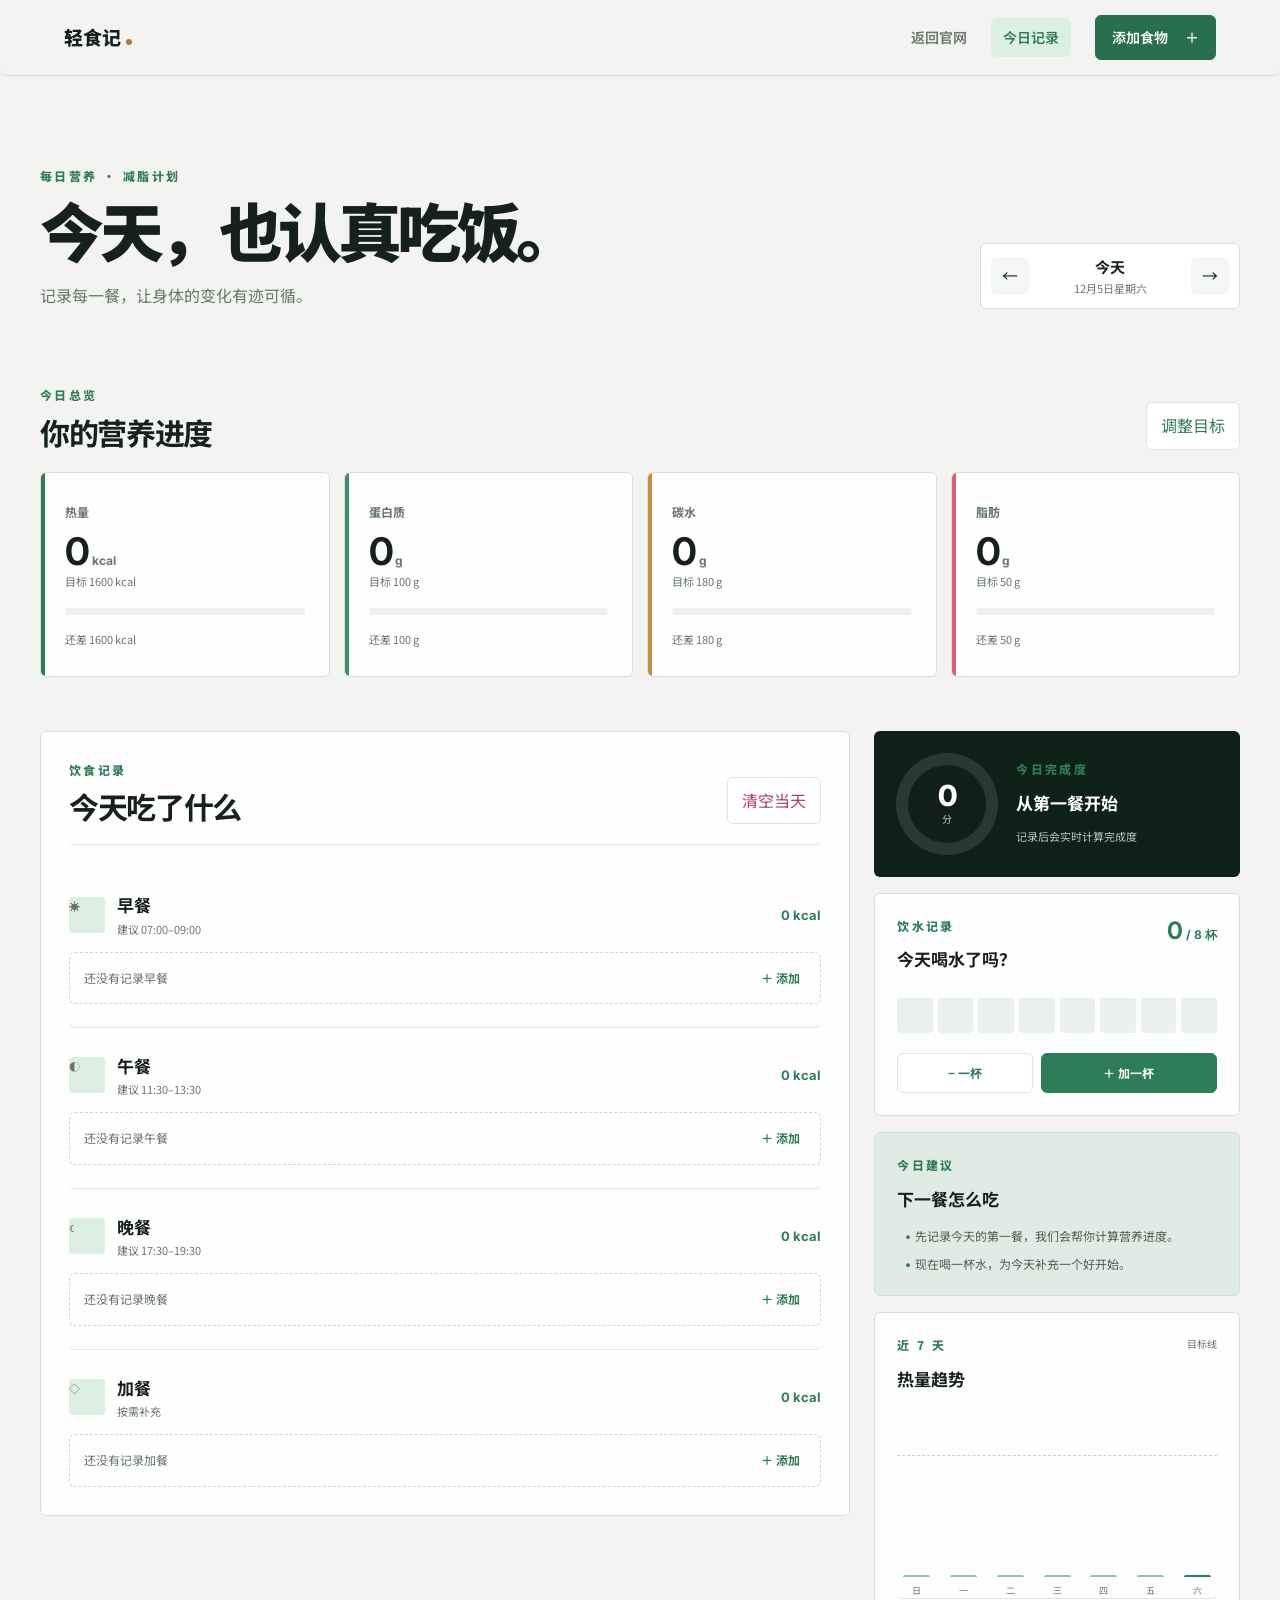
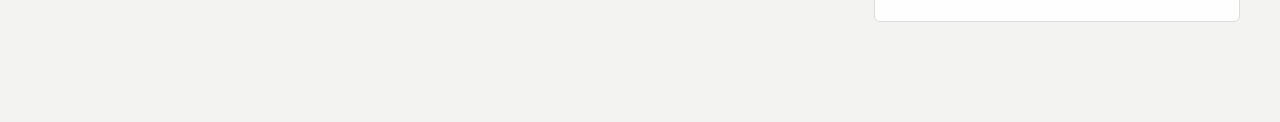
<file: nutrition.html>
<!doctype html>
<html lang="zh-CN">
<head>
  <meta charset="UTF-8" />
  <meta name="viewport" content="width=device-width, initial-scale=1.0" />
  <meta name="theme-color" content="#f4f7f5" />
  <title>今日饮食记录 — 轻食记</title>
  <link rel="preconnect" href="https://fonts.googleapis.com" />
  <link rel="preconnect" href="https://fonts.gstatic.com" crossorigin />
  <link href="https://fonts.googleapis.com/css2?family=DM+Mono&family=Inter:wght@400;500;600;700;800&family=Noto+Sans+SC:wght@400;500;600;700;800;900&display=swap" rel="stylesheet" />
  <link rel="stylesheet" href="style.css" />
  <link rel="stylesheet" href="nutrition.css" />
</head>
<body class="nutrition-page">
  <header class="tracker-topbar">
    <a class="brand" href="index.html" aria-label="返回轻食记官网"><span class="brand-mark">轻</span><span>轻食记</span><i class="brand-dot"></i></a>
    <div class="tracker-nav">
      <a href="index.html">返回官网</a>
      <span class="today-nav">今日记录</span>
      <button class="button button-small js-add-food" type="button">添加食物 <span>＋</span></button>
    </div>
  </header>

  <main class="tracker-shell">
    <section class="tracker-hero" aria-labelledby="tracker-title">
      <div>
        <p class="tracker-kicker">每日营养 · 减脂计划</p>
        <h1 id="tracker-title">今天，也认真吃饭。</h1>
        <p>记录每一餐，让身体的变化有迹可循。</p>
      </div>
      <div class="date-panel" aria-label="选择记录日期">
        <button type="button" id="prev-day" aria-label="查看前一天">←</button>
        <div><strong id="date-label">今天</strong><span id="date-full"></span></div>
        <button type="button" id="next-day" aria-label="查看后一天">→</button>
        <button type="button" class="today-button" id="today-button">回到今天</button>
      </div>
    </section>

    <section class="summary-section" aria-labelledby="summary-title">
      <div class="section-heading">
        <div><p class="mini-label">今日总览</p><h2 id="summary-title">你的营养进度</h2></div>
        <button class="quiet-button" id="open-goals" type="button">调整目标</button>
      </div>
      <div class="summary-grid">
        <article class="summary-card calories" data-metric="kcal"><span>热量</span><strong><b>0</b> <small>kcal</small></strong><p>目标 1600 kcal</p><div class="metric-bar" role="progressbar" aria-label="热量进度"><i></i></div><em>还差 1600 kcal</em></article>
        <article class="summary-card protein" data-metric="protein"><span>蛋白质</span><strong><b>0</b> <small>g</small></strong><p>目标 100 g</p><div class="metric-bar" role="progressbar" aria-label="蛋白质进度"><i></i></div><em>还差 100 g</em></article>
        <article class="summary-card carbs" data-metric="carbs"><span>碳水</span><strong><b>0</b> <small>g</small></strong><p>目标 180 g</p><div class="metric-bar" role="progressbar" aria-label="碳水进度"><i></i></div><em>还差 180 g</em></article>
        <article class="summary-card fat" data-metric="fat"><span>脂肪</span><strong><b>0</b> <small>g</small></strong><p>目标 50 g</p><div class="metric-bar" role="progressbar" aria-label="脂肪进度"><i></i></div><em>还差 50 g</em></article>
      </div>
    </section>

    <div class="tracker-layout">
      <section class="meals-panel" aria-labelledby="meals-title">
        <div class="section-heading meals-heading">
          <div><p class="mini-label">饮食记录</p><h2 id="meals-title">今天吃了什么</h2></div>
          <button class="quiet-button danger" id="clear-day" type="button">清空当天</button>
        </div>
        <div id="meal-groups"></div>
      </section>

      <aside class="tracker-aside">
        <section class="score-card">
          <div class="score-ring" id="score-ring"><div><b id="health-score">0</b><span>分</span></div></div>
          <div><p class="mini-label">今日完成度</p><h3 id="score-title">从第一餐开始</h3><span id="score-copy">记录后会实时计算完成度</span></div>
        </section>

        <section class="water-tracker" aria-labelledby="water-title">
          <div class="side-title"><div><p class="mini-label">饮水记录</p><h3 id="water-title">今天喝水了吗？</h3></div><strong><b id="water-count">0</b> / <span id="water-goal">8</span> 杯</strong></div>
          <div class="water-cups" id="water-cups" aria-label="饮水进度"></div>
          <div class="water-actions"><button type="button" id="water-minus" aria-label="减少一杯水">− 一杯</button><button type="button" id="water-plus">＋ 加一杯</button></div>
        </section>

        <section class="advice-card" aria-labelledby="advice-title">
          <p class="mini-label">今日建议</p><h3 id="advice-title">下一餐怎么吃</h3><ul id="advice-list"></ul>
        </section>

        <section class="trend-card" aria-labelledby="trend-title">
          <div class="side-title"><div><p class="mini-label">近 7 天</p><h3 id="trend-title">热量趋势</h3></div><span>目标线</span></div>
          <div class="trend-chart" id="trend-chart" aria-label="最近七天热量柱状图"></div>
        </section>
      </aside>
    </div>
  </main>

  <button class="mobile-add js-add-food" type="button">＋ 记录这一餐</button>
  <div class="toast" id="toast" role="status" aria-live="polite"></div>

  <dialog class="tracker-dialog" id="food-dialog" aria-labelledby="food-dialog-title">
    <form id="food-form" novalidate>
      <div class="dialog-head"><div><p class="mini-label">饮食记录</p><h2 id="food-dialog-title">添加食物</h2></div><button class="icon-button" type="button" data-close="food-dialog" aria-label="关闭">×</button></div>
      <label>记录到<select id="meal-select" name="meal"><option value="breakfast">早餐</option><option value="lunch">午餐</option><option value="dinner">晚餐</option><option value="snack">加餐</option></select></label>
      <div class="form-tabs" role="tablist"><button class="active" type="button" data-form-mode="library">常见食物</button><button type="button" data-form-mode="manual">手动添加</button></div>

      <div id="library-fields">
        <label>搜索食物<input id="food-search" type="search" placeholder="搜索鸡蛋、米饭、鸡胸肉…" autocomplete="off" /></label>
        <div class="food-results" id="food-results" role="listbox" aria-label="常见食物搜索结果"></div>
        <div class="portion-row">
          <label>常用份量<select id="portion-select"><option value="">自定义克数</option></select></label>
          <label>本次克数<input id="food-grams" type="number" min="1" max="5000" step="1" value="100" inputmode="decimal" /></label>
        </div>
        <div class="nutrition-preview" id="nutrition-preview"><span>请选择一种食物</span></div>
      </div>

      <div id="manual-fields" hidden>
        <label>食物名称<input id="manual-name" type="text" maxlength="30" placeholder="例如：自制杂粮饭" /></label>
        <div class="manual-grid">
          <label>份量（克）<input id="manual-grams" type="number" min="1" max="5000" step="1" inputmode="decimal" /></label>
          <label>热量（kcal）<input id="manual-kcal" type="number" min="0" max="10000" step="1" inputmode="decimal" /></label>
          <label>蛋白质（g）<input id="manual-protein" type="number" min="0" max="1000" step="0.1" inputmode="decimal" /></label>
          <label>碳水（g）<input id="manual-carbs" type="number" min="0" max="1000" step="0.1" inputmode="decimal" /></label>
          <label>脂肪（g）<input id="manual-fat" type="number" min="0" max="1000" step="0.1" inputmode="decimal" /></label>
        </div>
        <label class="check-label"><input id="save-custom" type="checkbox" /> 保存到“我的食物”</label>
      </div>
      <p class="form-error" id="food-error" role="alert"></p>
      <div class="dialog-actions"><button class="quiet-button" type="button" data-close="food-dialog">取消</button><button class="button" type="submit">保存记录</button></div>
    </form>
  </dialog>

  <dialog class="tracker-dialog goals-dialog" id="goals-dialog" aria-labelledby="goals-dialog-title">
    <form id="goals-form" novalidate>
      <div class="dialog-head"><div><p class="mini-label">减脂计划</p><h2 id="goals-dialog-title">调整每日目标</h2></div><button class="icon-button" type="button" data-close="goals-dialog" aria-label="关闭">×</button></div>
      <div class="manual-grid">
        <label>热量（kcal）<input name="kcal" type="number" min="800" max="5000" step="10" /></label>
        <label>蛋白质（g）<input name="protein" type="number" min="10" max="500" step="1" /></label>
        <label>碳水（g）<input name="carbs" type="number" min="10" max="800" step="1" /></label>
        <label>脂肪（g）<input name="fat" type="number" min="10" max="300" step="1" /></label>
        <label>饮水（杯）<input name="water" type="number" min="1" max="30" step="1" /></label>
      </div>
      <p class="form-error" id="goals-error" role="alert"></p>
      <div class="dialog-actions"><button class="quiet-button" type="button" data-close="goals-dialog">取消</button><button class="button" type="submit">保存目标</button></div>
    </form>
  </dialog>

  <script src="api.js"></script>
  <script src="foods.js"></script>
  <script src="nutrition.js"></script>
</body>
</html>
</file>
<file: style.css>
:root{--paper:#f4f7f5;--ink:#17211c;--muted:#6c7770;--green:#2f7d57;--deep:#102019;--mint:#dcefe3;--gold:#c98a42;--coral:#d96078;--line:#dce3de}
*{box-sizing:border-box}
html{scroll-behavior:smooth;scroll-padding-top:72px}
body{margin:0;background:var(--paper);color:var(--ink);font-family:'Noto Sans SC',sans-serif;line-height:1.72}
a{text-decoration:none;color:inherit}
.wrap{width:min(1200px,calc(100% - 128px));margin:auto}
.topbar{height:72px;display:flex;align-items:center;justify-content:space-between;gap:26px;padding:0 max(32px,calc((100vw - 1310px)/2));position:fixed;z-index:10;top:0;width:100%;color:#fff;transition:.45s ease}
.topbar.scrolled{height:64px;background:#102019d9;backdrop-filter:blur(16px);box-shadow:0 8px 30px #0002}
.brand{display:flex;align-items:center;gap:10px;font-weight:800;font-size:19px;white-space:nowrap}
.brand-mark{display:grid;place-items:center;width:29px;height:29px;border-radius:50%;background:var(--green);color:white;font-family:Inter,sans-serif;font-size:15px}
.nav{display:flex;gap:25px;font-size:14px;font-weight:500}
.nav a{opacity:.8;transition:.2s}
.nav a:hover{opacity:1;color:#b8e9c8}
.nav a{position:relative;padding-bottom:3px}
.nav a::after{content:'';position:absolute;left:0;right:0;bottom:-2px;height:2px;border-radius:2px;background:currentColor;transform:scaleX(0);transform-origin:left;transition:transform .25s}
.nav a.active{opacity:1}
.nav a.active::after{transform:scaleX(1)}
.button{background:var(--green);color:#fff;border:1px solid var(--green);border-radius:999px;padding:13px 21px;display:inline-flex;gap:16px;align-items:center;font-size:14px;font-weight:700;transition:.25s}
.button:hover{transform:translateY(-2px);background:#236c49}
.button-small{padding:9px 16px;font-size:13px}
.menu-button{display:none;color:#fff;background:none;border:0;font-size:24px}
.hero{min-height:780px;height:100vh;position:relative;background:url('assets/hero-food.png') 65% center/cover;isolation:isolate;color:#fff;overflow:hidden}
.hero-shade{position:absolute;inset:0;z-index:-1;background:linear-gradient(90deg,#07120e 0%,#102019d6 29%,#10201950 58%,#10201922 100%)}
.hero-content{padding-top:clamp(155px,25vh,255px)}
.eyebrow{font-size:12px;letter-spacing:.13em;font-weight:700;color:var(--green);text-transform:uppercase;margin:0 0 18px;display:flex;align-items:center;gap:9px}
.eyebrow i{display:inline-block;width:20px;height:1px;background:currentColor}
.eyebrow.light{color:#a9d8b7}
.hero h1,.statement h2,.ai-copy h2,.center-heading h2,.habits h2,.recipe-top h2,.stories h2,.download h2,.faq h2{font-size:clamp(42px,5.4vw,76px);letter-spacing:-.07em;line-height:1.12;margin:0;font-weight:900}
.hero-copy{font-size:17px;color:#e2e8e3;margin:26px 0 32px}
.actions{display:flex;align-items:center;gap:28px}
.text-link{font-size:14px;font-weight:700;display:inline-flex;gap:12px;align-items:center}
.text-link span{font-size:18px;color:var(--green)}
.on-dark{color:#fff}
.on-dark span{color:#b8e9c8}
.phone{width:238px;border:6px solid #101914;border-radius:34px;background:#111;box-shadow:0 25px 55px #0007;padding:5px;overflow:hidden}
.phone-screen{height:100%;border-radius:24px;overflow:hidden;background:#f5f6ef}
.hero-phone{position:absolute;right:clamp(8%,15vw,23%);bottom:-135px;height:380px;transform:rotate(7deg)}
.hero-screen{padding:12px 15px;color:var(--ink);background:#f3f6ef}
.status{font:700 9px Inter;display:flex;justify-content:space-between}
.mini-kicker{margin:37px 0 4px;color:var(--green);font:700 7px Inter;letter-spacing:.15em}
.hero-screen h3{font-size:26px;line-height:1.2;margin:0 0 26px;letter-spacing:-.06em}
.hero-screen h3 em{font-style:normal;color:var(--green)}
.mini-meal{display:flex;align-items:center;gap:9px;padding:9px;background:#fff;border-radius:12px;box-shadow:0 7px 17px #21302011;font-size:9px}
.mini-meal span{font-size:21px}
.mini-meal div{display:grid;gap:1px}
.mini-meal small{font-size:7px;color:var(--muted)}
.mini-meal strong{margin-left:auto;color:var(--green)}
.mini-chart{margin-top:17px;background:#d9eade;padding:13px;border-radius:13px;font-size:9px}
.mini-chart b{display:block;font:700 17px Inter;margin:5px 0}
.mini-chart small{font:400 7px Inter;color:var(--muted)}
.progress,.bar,.score-bar{height:4px;background:#bdcebfd9;border-radius:5px;overflow:hidden}
.progress i,.bar i,.score-bar i{display:block;height:100%;background:var(--green);border-radius:5px;width:68%;transition:1s}
.scroll-note{position:absolute;bottom:31px;left:50%;font-size:11px;display:flex;gap:9px;align-items:center;transform:translateX(-50%);color:#fff8}
.scroll-note span{height:18px;width:10px;border:1px solid #fff9;border-radius:10px;position:relative}
.scroll-note span:after{content:'';position:absolute;width:2px;height:4px;left:3px;top:4px;background:white;border-radius:2px}
.trust{background:#e4ece7;padding:31px 0}
.stat-grid{display:grid;grid-template-columns:repeat(4,1fr);gap:24px}
.stat{border-right:1px solid #c8d4cc;padding:0 30px}
.stat:first-child{padding-left:0}
.stat:last-child{border:0}
.stat b{display:block;font:800 clamp(26px,3vw,40px) Inter;color:var(--ink);letter-spacing:-.06em}
.stat span{font-size:12px;color:var(--muted)}
section{scroll-margin-top:60px}
.statement{padding:145px 0 135px}
.statement h2{font-size:clamp(42px,5vw,66px);max-width:760px}
.value-grid{display:grid;grid-template-columns:repeat(3,1fr);gap:42px;margin-top:100px}
.value-grid article{position:relative;border-top:1px solid var(--line);padding-top:23px}
.index{font:600 11px DM Mono;color:var(--green)}
.value-icon{position:absolute;right:0;top:19px;font:32px Inter;color:var(--green)}
.value-grid h3{font-size:28px;line-height:1.25;letter-spacing:-.06em;margin:48px 0 13px}
.value-grid p{color:var(--muted);font-size:14px;margin:0}
.ai-section{background:var(--deep);color:#f8fbf9;padding:118px 0}
.ai-layout{display:grid;grid-template-columns:1fr 1fr;align-items:center;gap:70px}
.ai-copy h2{font-size:clamp(40px,4vw,58px)}
.ai-copy>p:not(.eyebrow){color:#b9c4bd;max-width:450px;font-size:16px;margin:23px 0 32px}
.steps{padding:0;margin:0 0 34px;list-style:none;display:flex;flex-wrap:wrap;gap:15px}
.steps li{color:#cfdbd3;font-size:12px;display:flex;align-items:center;gap:7px}
.steps span{font:11px DM Mono;color:#9cd2ab}
.scan-stage{height:465px;position:relative;display:grid;place-items:center}
.scan-ring{position:absolute;border:1px solid #4e745f;width:380px;height:380px;border-radius:50%;box-shadow:0 0 0 34px #193127,0 0 0 68px #152820}
.scan-phone{height:435px;width:240px;z-index:1;transform:rotate(5deg);border-color:#345443}
.scan-phone .phone-screen{position:relative;padding:10px;background:#182820;color:white}
.camera-food{height:192px;margin:22px 0 10px;border-radius:15px;background:url('assets/hero-food.png') 90% 60%/190% cover}
.scan-box{position:absolute;top:104px;left:29px;width:171px;height:135px;border:2px solid #b1efb9;border-radius:12px;box-shadow:0 0 15px #6cea7f}
.scan-result{display:flex;align-items:center;gap:8px;margin:4px 2px 11px}
.scan-result b,.scan-result small{display:block;font-size:10px}
.scan-result small{color:#a8b8ae;font-size:8px}
.scan-result strong{margin-left:auto;font:700 16px Inter}
.scan-result strong small{display:inline;color:#a8b8ae}
.scan-dot{background:#84e697;border-radius:50%;width:7px;height:7px}
.macro-row{display:flex;justify-content:space-around;border-top:1px solid #ffffff1b;padding-top:12px;font-size:7px;color:#abc1b0}
.macro-row span{display:grid;text-align:center}
.macro-row b{color:#fff;font:700 12px Inter}
.insight{padding:135px 0;background:#edf3ef}
.center-heading{text-align:center}
.center-heading .eyebrow{justify-content:center}
.center-heading h2{font-size:clamp(42px,4.6vw,60px)}
.center-heading>p:last-child{font-size:15px;color:var(--muted);margin-top:18px}
.dashboard{display:grid;grid-template-columns:1.05fr 1.1fr 1.55fr;gap:14px;margin-top:65px}
.card{background:#fff;border-radius:20px;padding:25px;min-height:190px;box-shadow:0 10px 30px #3445360b}
.card>span{font-size:12px;color:var(--muted)}
.energy strong{display:block;font:800 31px Inter;letter-spacing:-.06em;margin:18px 0}
.energy strong small{font-size:12px;font-weight:500;color:var(--muted)}
.bar{background:#e4eee5}
.bar i{width:77%;background:var(--coral)}
.energy p{font-size:11px;color:var(--muted);margin:15px 0}
.energy p b{color:var(--ink)}
.nutrition{grid-row:span 2}
.donut{width:175px;height:175px;border-radius:50%;margin:15px auto;background:conic-gradient(var(--green) 0 32%,var(--gold) 32% 78%,var(--coral) 78% 100%);display:grid;place-items:center}
.donut>div{width:125px;height:125px;border-radius:50%;background:#fff;display:grid;place-content:center;text-align:center}
.donut b{font:700 13px Inter}
.donut small{font-size:9px;color:var(--muted)}
.legend{display:flex;flex-wrap:wrap;gap:8px;font-size:9px;justify-content:center;color:var(--muted)}
.legend i{display:inline-block;width:7px;height:7px;border-radius:50%;align-self:center}
.protein{background:var(--green)}
.carb{background:var(--gold)}
.fat{background:var(--coral)}
.trend{grid-column:3;min-height:190px}
.trend svg{width:100%;height:110px;margin-top:12px}
.gridline{stroke:#e4ebe7;stroke-width:1}
.line-fill{fill:#dcefe3}
.line{fill:none;stroke:var(--green);stroke-width:3;stroke-linecap:round}
.days{display:flex;justify-content:space-between;font-size:9px;color:var(--muted)}
.tip{grid-column:1/2;background:var(--deep);color:white;min-height:170px}
.tip span{color:#a6d0b2}
.tip b{display:block;font-size:16px;margin:16px 0 6px}
.tip p{margin:0 0 11px;font-size:11px;color:#b5c0ba}
.tip a{font-size:11px;color:#a6d0b2}
.habits{padding:145px 0;display:grid;grid-template-columns:1fr 1fr;gap:110px;align-items:center}
.habits h2{font-size:clamp(42px,4.8vw,60px)}
.habit-record>p:not(.eyebrow){font-size:15px;color:var(--muted);max-width:330px;margin:20px 0 33px}
.meal-list{border-top:1px solid var(--line)}
.meal-list div{display:grid;grid-template-columns:60px 1fr auto;align-items:center;border-bottom:1px solid var(--line);padding:15px 0;font-size:13px}
.meal-list span{font:10px DM Mono;color:var(--muted)}
.meal-list em{font:11px Inter;color:var(--green);font-style:normal}
.water-card{border-radius:25px;background:#dcefe3;padding:35px 38px;min-height:460px;position:relative;overflow:hidden;box-shadow:10px 17px 0 #b7d6c0}
.water-card p,.water-card small{font-size:12px;color:#4a6a57;margin:0}
.water-card h3{font:400 21px Inter;margin:6px 0 17px}
.water-card h3 b{font-size:55px;letter-spacing:-.08em;color:var(--green)}
.cups{display:flex;gap:7px;color:#89a694;font-size:20px}
.cups .full{color:var(--green)}
.water-visual{height:225px;border:2px solid #fff9;border-radius:0 0 100px 100px;margin:27px auto 18px;max-width:190px;position:relative;overflow:hidden;background:#ffffff45}
.water-visual span{position:absolute;z-index:2;top:46%;width:100%;text-align:center;font:700 18px Inter;color:#fff}
.wave{position:absolute;background:#4b9d70;width:260px;height:154px;border-radius:42% 48% 0 0;bottom:-13px;left:-28px}
.recipes{padding:128px 0;background:#fff}
.recipe-top{display:flex;justify-content:space-between;align-items:end}
.recipe-top h2{font-size:clamp(42px,4.8vw,60px)}
.chips{display:flex;gap:10px;margin:43px 0 30px;flex-wrap:wrap}
.chips button{font:500 13px 'Noto Sans SC';border:1px solid #dae1dc;background:#fff;border-radius:99px;padding:8px 18px;color:#56625b;cursor:pointer}
.chips .active,.chips button:hover{background:var(--green);color:#fff;border-color:var(--green)}
.recipe-grid{display:grid;grid-template-columns:1.45fr 1fr 1fr;gap:16px}
.recipe{height:420px;border-radius:20px;overflow:hidden;background-size:cover;background-position:center;position:relative;display:flex;align-items:end;transition:.4s}
.recipe:hover{transform:translateY(-5px)}
.recipe:before{content:'';position:absolute;inset:35% 0 0;background:linear-gradient(transparent,#0d1711dc)}
.recipe-one{background-image:url('https://images.unsplash.com/photo-1546069901-ba9599a7e63c?auto=format&fit=crop&w=900&q=80')}
.recipe-two{background-image:url('https://images.unsplash.com/photo-1511690743698-d9d85f2fbf38?auto=format&fit=crop&w=700&q=80')}
.recipe-three{background-image:url('https://images.unsplash.com/photo-1473093295043-cdd812d0e601?auto=format&fit=crop&w=700&q=80')}
.recipe-caption{z-index:1;color:white;padding:25px}
.recipe-caption span{font-size:11px;color:#d0e6d5}
.recipe-caption h3{margin:7px 0 5px;font-size:23px;letter-spacing:-.05em}
.recipe-caption p{margin:0;font:11px Inter;color:#e7eee8}
.stories{padding:130px 0;background:#173c2c;color:#fff}
.stories h2{font-size:clamp(42px,4.7vw,60px)}
.story-grid{display:grid;grid-template-columns:1fr 1fr 1fr;gap:16px;margin-top:66px}
.story-grid article{background:#fff;color:var(--ink);border-radius:18px;padding:27px;min-height:325px;display:flex;flex-direction:column}
.avatar{height:86px;width:86px;border-radius:50%;background-size:cover;background-position:center}
.av-one{background-image:url('https://images.unsplash.com/photo-1494790108377-be9c29b29330?auto=format&fit=crop&w=200&q=80')}
.av-two{background-image:url('https://images.unsplash.com/photo-1500648767791-00dcc994a43e?auto=format&fit=crop&w=200&q=80')}
.story-grid blockquote{margin:25px 0;font-size:18px;line-height:1.65;letter-spacing:-.035em}
.story-grid footer{margin-top:auto;display:grid}
.story-grid footer b{font-size:13px}
.story-grid footer span{font-size:11px;color:var(--muted)}
.story-metric{height:86px;background:#dcefe3;padding:13px;border-radius:12px;display:grid;align-content:center}
.story-metric b{font:800 31px Inter;color:var(--green);letter-spacing:-.07em}
.story-metric b span{font-size:14px}
.story-metric small{font-size:10px;color:var(--muted)}
.plans{padding:132px 0;background:#edf3ef}
.billing{margin:29px auto 35px;padding:4px;background:#e1e9e4;border-radius:99px;display:flex;width:max-content}
.billing button{border:0;border-radius:99px;padding:8px 13px;background:transparent;color:var(--muted);font:500 12px 'Noto Sans SC';cursor:pointer}
.billing button.selected{background:white;color:var(--ink);box-shadow:0 3px 8px #24382d12}
.billing em{color:var(--green);font-style:normal;font-size:10px}
.plan-grid{display:grid;grid-template-columns:repeat(3,1fr);gap:17px;align-items:center}
.plan{position:relative;background:#fff;border-radius:18px;padding:31px;min-height:415px}
.plan h3{font-size:25px;margin:0}
.plan>p{font-size:12px;color:var(--muted);margin:4px 0 21px}
.price{font:17px Inter;margin-bottom:25px}
.price b{font-size:47px;letter-spacing:-.08em}
.price span{font-size:12px;color:var(--muted)}
.plan ul{margin:0 0 29px;padding:0;list-style:none;border-top:1px solid var(--line)}
.plan li{font-size:12px;border-bottom:1px solid var(--line);padding:9px 0}
.plan li:before{content:'✓';color:var(--green);margin-right:8px}
.plan .button{width:100%;justify-content:center}
.plan.featured{border:2px solid var(--green);box-shadow:0 18px 40px #2f7d5720;min-height:457px;padding-top:52px}
.popular{position:absolute;top:0;right:25px;border-radius:0 0 10px 10px;padding:6px 11px;background:var(--green);color:white;font-size:10px}
.outline{background:transparent;color:var(--green)}
.outline:hover{color:#fff}
.download{background:#102019;color:white;padding:100px 0 0;overflow:hidden}
.download-layout{display:grid;grid-template-columns:1.1fr .9fr;align-items:end}
.download h2{font-size:clamp(43px,5vw,65px)}
.download-layout>div>p:not(.eyebrow){color:#becbc3;font-size:15px;margin:19px 0 26px}
.store-buttons{display:flex;gap:10px}
.store-buttons a,.store-buttons button{border:1px solid #ffffff5c;border-radius:9px;display:flex;align-items:center;gap:8px;padding:7px 13px;font:10px 'Noto Sans SC',sans-serif;line-height:1.4;background:transparent;color:inherit;cursor:pointer;text-align:left}
.store-icon{width:23px;height:23px;display:grid;place-items:center;font-size:18px;line-height:1;color:#fff}
.store-icon.android{font-size:16px}
.store-buttons b{font-size:15px}
.store-buttons a,.store-buttons button{transition:.25s}
.store-buttons a:hover,.store-buttons button:hover{background:#ffffff14;border-color:#fff;transform:translateY(-2px)}
.store-buttons a.recommended,.store-buttons button.recommended{border-color:#b8e9c8;box-shadow:0 0 0 3px #b8e9c833}
.qr-card{display:inline-flex;align-items:center;gap:14px;margin-top:22px;padding:10px 16px 10px 10px;border:1px solid #ffffff2e;border-radius:14px;background:#ffffff0d;color:#d7e3db;font-size:12px}
.qr-card img{width:84px;height:84px;border-radius:8px;background:#fff;display:block}
.qr-card.no-img img{display:none}
.qr-card.no-img::before{content:'二维码';display:grid;place-items:center;width:84px;height:84px;border-radius:8px;background:#ffffff1a;font-size:11px;color:#9fb3a7}
.recipe-empty{margin:0;padding:48px 0;text-align:center;color:#b8e9c8;font-size:14px}
.recipe[hidden]{display:none}
.download-phone{height:420px;justify-self:end;margin-right:100px;margin-bottom:-110px;border-color:#304b3b;transform:rotate(-7deg)}
.download-screen{padding:14px;background:#dcefe3;color:var(--ink)}
.download-screen>p{font-size:12px;color:var(--green);margin:32px 0 3px}
.download-screen h3{font-size:22px;line-height:1.25;letter-spacing:-.06em;margin:0}
.daily-score{padding:15px;background:#fff;border-radius:15px;margin:35px 0 16px}
.daily-score small{font-size:9px;color:var(--muted)}
.daily-score b{display:block;font:800 32px Inter;color:var(--green);letter-spacing:-.08em;margin:5px 0 11px}
.daily-score em{font:11px 'Noto Sans SC';font-style:normal}
.score-bar i{width:82%}
.download-screen button{background:var(--green);color:#fff;border:0;width:100%;padding:11px;border-radius:99px;font:600 11px 'Noto Sans SC'}
.faq{padding:132px 0;display:grid;grid-template-columns:1fr 1.5fr;gap:105px}
.faq h2{font-size:clamp(40px,4.6vw,58px)}
.accordion{border-top:1px solid var(--line)}
details{border-bottom:1px solid var(--line);padding:19px 0}
summary{font-size:16px;font-weight:700;display:flex;justify-content:space-between;list-style:none;cursor:pointer}
summary::-webkit-details-marker{display:none}
summary span{color:var(--green);font-size:21px;font-weight:400;transition:.25s}
details[open] summary span{transform:rotate(45deg)}
details p{color:var(--muted);font-size:13px;margin:12px 35px 0 0}
footer{background:#102019;color:#fff;padding:65px 0 20px}
.footer-grid{display:grid;grid-template-columns:2.3fr repeat(3,1fr);gap:35px}
.footer-grid>div:first-child p{color:#b8c8bd;font-size:14px;line-height:1.85;margin-top:18px}
.footer-grid h4{font-size:12px;color:#92aa9a;margin:0 0 13px}
.footer-grid a:not(.brand){display:block;font-size:12px;color:#e1e8e3;margin:7px 0}
.footer-bottom{border-top:1px solid #ffffff1d;margin-top:45px;padding-top:19px;display:flex;justify-content:space-between;font:10px Inter;color:#9eb0a4}
.api-status{display:inline-flex;align-items:center;gap:6px}
.api-status::before{content:"";width:6px;height:6px;border-radius:50%;background:#aeb8b1}
.api-status[data-state="online"]::before{background:#76d9a0;box-shadow:0 0 0 3px #76d9a022}
.api-status[data-state="offline"]::before{background:#d5b978}
.reveal{opacity:0;transform:translateY(24px);transition:.7s ease}
.reveal.visible{opacity:1;transform:none}
@media(max-width:800px){.wrap{width:calc(100% - 40px)}
.topbar{height:62px;padding:0 20px}
.topbar .nav,.topbar>.button{display:none}
.menu-button{display:block}
.topbar.open{background:#102019}
.topbar.open .nav{display:flex;position:absolute;top:62px;left:0;width:100%;background:#102019;padding:8px 20px 21px;flex-direction:column;gap:13px}
.hero{min-height:720px;height:100svh;background-position:69% center}
.hero-shade{background:linear-gradient(90deg,#07120eee 0%,#102019a8 72%,#10201940 100%)}
.hero-content{padding-top:19vh;text-align:center}
.hero h1{font-size:43px;letter-spacing:-.075em}
.hero-copy{font-size:14px;line-height:1.75}
.actions{justify-content:center;gap:19px}
.hero-phone{width:163px;height:262px;right:calc(50% - 82px);bottom:-80px}
.hero-screen{padding:8px 10px}
.mini-kicker{margin-top:25px}
.hero-screen h3{font-size:18px;margin-bottom:15px}
.mini-meal{padding:6px;font-size:7px}
.mini-meal span{font-size:14px}
.mini-chart{margin-top:10px;padding:9px}
.mini-chart b{font-size:12px}
.scroll-note{display:none}
.trust{padding:25px 0}
.stat-grid{grid-template-columns:1fr 1fr;gap:22px 0}
.stat{padding:0 11px;border-right:0}
.stat:nth-child(odd){padding-left:0;border-right:1px solid #c8d4cc}
.stat b{font-size:25px}
.stat span{font-size:10px}
.statement,.insight,.habits,.recipes,.stories,.plans,.faq{padding:85px 0}
.statement h2,.ai-copy h2,.center-heading h2,.habits h2,.recipe-top h2,.stories h2,.download h2,.faq h2{font-size:40px}
.value-grid,.ai-layout,.habits,.story-grid,.plan-grid,.footer-grid{grid-template-columns:1fr;gap:30px}
.value-grid{margin-top:53px;gap:12px}
.value-grid article{padding:18px 0}
.value-grid h3{margin:27px 0 7px;font-size:24px}
.ai-section{padding:85px 0}
.ai-layout{gap:22px}
.ai-copy{text-align:left}
.scan-stage{height:390px}
.scan-ring{width:280px;height:280px}
.scan-phone{height:365px;width:201px}
.camera-food{height:152px}
.scan-box{top:88px;left:24px;width:141px;height:106px}
.dashboard{grid-template-columns:1fr 1fr;margin-top:43px}
.card{padding:18px;min-height:160px}
.energy{grid-column:span 2}
.nutrition{grid-row:auto}
.trend{grid-column:span 2}
.tip{grid-column:span 2;min-height:150px}
.donut{width:130px;height:130px}
.donut>div{width:90px;height:90px}
.legend{font-size:8px}
.habits{gap:45px}
.meal-list div{grid-template-columns:50px 1fr;gap:5px}
.meal-list em{grid-column:2}
.water-card{min-height:390px;padding:28px}
.water-visual{height:180px;margin-top:18px}
.recipe-top{display:block}
.recipe-top .text-link{margin-top:16px}
.recipe-grid{grid-template-columns:1fr;gap:12px}
.recipe{height:320px}
.recipe-one{height:390px}
.story-grid{margin-top:42px}
.story-grid article{min-height:270px}
.plan-grid{gap:14px}
.plan.featured{min-height:415px;padding-top:50px}
.download{padding:80px 0 0}
.download-layout{grid-template-columns:1fr}
.download-phone{justify-self:center;margin:40px 0 -95px;width:190px;height:338px}
.faq{gap:40px}
.footer-grid{gap:22px}
.footer-grid>div:first-child{margin-bottom:10px}
.footer-bottom{margin-top:35px;gap:10px;flex-direction:column}
.store-buttons a{padding:6px 9px}
.store-buttons b{font-size:12px}
}

/* Figma reference alignment: desktop food-brand composition */
.brand-mark{display:none}
.brand-dot{width:6px;height:6px;background:var(--gold);border-radius:3px;display:block;margin-left:-5px;margin-top:10px}
.topbar{height:80px;color:var(--ink);background:#f4f7f5e8;backdrop-filter:blur(14px);border-bottom:1px solid #e2e8e4}
.topbar.scrolled{height:70px;background:#f4f7f5f0;box-shadow:0 7px 25px #1020190e}
.nav{gap:32px;font-size:15px}.nav a{opacity:1;color:#6e7a74}.nav a:hover{color:var(--green)}.menu-button{color:var(--ink)}
.hero{height:900px;min-height:900px;background:url('assets/figma-hero.png') center/cover;color:#fff}.hero-shade{background:#1020198c}.hero-content{padding-top:197px;text-align:center;position:relative;z-index:1}.hero-content .eyebrow{justify-content:center;color:#dcefe3}.hero h1{font-size:72px;letter-spacing:-.065em;line-height:1.22}.hero-copy{font-size:20px;line-height:1.6;margin:22px 0 15px}.actions{justify-content:center;gap:16px}.actions .text-link{border:1px solid #fff;padding:13px 28px;border-radius:999px;color:white}.actions .text-link span{display:none}
.hero-phone{position:absolute;left:50%;bottom:-1px;right:auto;width:640px;height:320px;transform:translateX(-50%);overflow:hidden;border:1px solid var(--green);border-radius:40px 40px 0 0;background:#1c2f25;padding:16px 16px 0;box-shadow:none}.hero-phone img{width:100%;height:100%;object-fit:cover;object-position:top;border-radius:24px 24px 0 0;display:block}.scroll-note{display:none}
.trust{background:#102019;padding:38px 0}.stat{border-color:#ffffff24;text-align:center;padding:0}.stat b{font-size:32px;color:var(--gold)}.stat span{font-size:14px;color:#ffffffad}
.statement{width:100%;padding:120px max(64px,calc((100vw - 1200px)/2));background:#f4f7f5}.statement h2{font-size:40px;max-width:none}.value-grid{gap:40px;margin-top:80px}.value-grid article{background:#fff;border:0;border-radius:20px;padding:32px;box-shadow:0 16px 16px #10201908}.feature-photo{width:100%;height:200px;object-fit:cover;border-radius:12px;display:block;margin-bottom:24px}.value-grid h3{font-size:21px;margin:16px 0 10px}.value-grid p{font-size:15px;line-height:1.7}
.ai-section{background:#fff;color:var(--ink);padding:100px 0}.ai-layout{grid-template-columns:1fr 1fr;gap:80px}.ai-copy{order:2}.ai-copy .eyebrow{color:var(--green)}.ai-copy h2{font-size:40px}.ai-copy>p:not(.eyebrow){color:var(--muted);font-size:17px;line-height:1.7}.steps{display:none}.on-dark{color:var(--green)}.scan-stage{height:560px;display:block;order:1}.scan-stage img{width:100%;height:100%;object-fit:cover;border-radius:20px;display:block}
.insight{padding:120px 0;background:#f4f7f5}.center-heading h2{font-size:40px}.recipes{background:#173c2c}.recipes .eyebrow,.recipes .recipe-top h2,.recipes .text-link{color:#fff}.recipes .eyebrow{color:#b8e9c8}.recipes .text-link span{color:#b8e9c8}.chips button{background:transparent;border-color:#ffffff47;color:#e1eee5}.chips .active,.chips button:hover{background:#fff;color:var(--deep);border-color:#fff}.recipe-grid{grid-template-columns:repeat(3,1fr)}.recipe{height:360px}.recipe-one{background-image:url('assets/figma-recipe-1.png')}.recipe-two{background-image:url('assets/figma-recipe-2.png')}.recipe-three{background-image:url('assets/figma-recipe-3.png')}
.stories{background:#f4f7f5;color:var(--ink)}.stories .eyebrow{color:var(--green)}.story-grid article{border:1px solid #e2e8e4;box-shadow:0 10px 20px #10201908}.av-one{background-image:url('assets/figma-avatar-1.png')}.av-two{background-image:url('assets/figma-avatar-2.png')}
@media(max-width:800px){.hero{height:760px;min-height:760px}.hero-content{padding-top:138px}.hero h1{font-size:42px}.hero-copy{font-size:14px}.hero-phone{width:270px;height:160px;border-radius:24px 24px 0 0;padding:8px 8px 0}.hero-phone img{border-radius:17px 17px 0 0}.topbar{height:62px}.topbar.open .nav{background:#f4f7f5;color:var(--ink)}.statement{padding:85px 20px}.value-grid article{padding:20px}.feature-photo{height:190px}.ai-layout{gap:28px}.ai-copy{order:1}.scan-stage{height:350px;order:2}.recipe-grid{grid-template-columns:1fr}.recipe{height:320px}.stories{padding:85px 0}.brand-dot{display:none}}

/* Restrained premium system: geometry, depth and material */
:root{--paper:#f3f4f1;--ink:#142019;--muted:#68736c;--green:#286f4d;--deep:#0d2118;--mint:#dfeae3;--gold:#ad7a3d;--line:#d8dfda}
body *{border-radius:6px!important}
.brand-mark,.brand-dot,.avatar,.scan-ring,.scan-dot,.donut,.donut>div,.legend i{border-radius:50%!important}
.topbar{border-bottom:1px solid transparent}
.topbar.scrolled{box-shadow:none;border-bottom-color:var(--line);backdrop-filter:blur(20px)}
.button{border-radius:6px!important;box-shadow:none;letter-spacing:.02em}
.button:hover{transform:translateY(-1px)}
.phone,.hero-phone,.phone-screen{border-radius:6px!important}
.hero-phone img,.feature-photo,.scan-stage img{border-radius:4px!important}
.card,.value-grid article,.story-grid article,.plan,.water-card{border:1px solid var(--line);box-shadow:none}
.value-grid article,.story-grid article,.plan,.card{background:#fdfefd}
.water-card{box-shadow:6px 6px 0 #c8d8ce}
.recipe{border:1px solid #ffffff26;box-shadow:none}
.recipe:hover{transform:translateY(-2px)}
.billing,.billing button,.chips button,.store-buttons a,.store-buttons button,.qr-card,.qr-card img,.daily-score,.download-screen button{border-radius:6px!important}
.billing button.selected{box-shadow:none;border:1px solid var(--line)}
.plan.featured{box-shadow:none;border-color:var(--green)}
.store-buttons a:hover,.store-buttons button:hover{transform:translateY(-1px)}
.progress,.bar,.score-bar,.progress i,.bar i,.score-bar i{border-radius:3px!important}
.popular{border-radius:0 0 4px 4px!important}
.statement{background:#e4e5df}
.eyebrow{letter-spacing:.2em}
@media(max-width:800px){.topbar.open .nav{border:1px solid var(--line);box-shadow:none}.hero-phone,.hero-phone img{border-radius:6px 6px 0 0!important}}
</file>
<file: nutrition.css>
:root{--tracker-bg:#f4f7f5;--tracker-card:#fff;--tracker-deep:#102019;--tracker-green:#2f7d57;--tracker-mint:#dcefe3;--tracker-line:#dce5df;--tracker-muted:#68766d;--tracker-gold:#c98a42;--tracker-coral:#d96078}
.nutrition-page{margin:0;background:var(--tracker-bg);color:#17211c;min-height:100vh;padding-top:76px}
.nutrition-page button,.nutrition-page input,.nutrition-page select{font:inherit}
.tracker-topbar{height:76px;position:fixed;z-index:40;inset:0 0 auto;display:flex;align-items:center;justify-content:space-between;padding:0 5vw;background:rgba(244,247,245,.94);border-bottom:1px solid rgba(23,33,28,.08);backdrop-filter:blur(18px)}
.tracker-topbar .brand{color:var(--tracker-deep)}
.tracker-nav{display:flex;align-items:center;gap:24px;font-size:14px;font-weight:600}
.tracker-nav>a{color:var(--tracker-muted)}
.tracker-nav>a:hover{color:var(--tracker-green)}
.today-nav{padding:7px 12px;border-radius:99px;background:var(--tracker-mint);color:var(--tracker-green)}
.tracker-shell{width:min(1240px,calc(100% - 80px));margin:auto;padding:58px 0 100px}
.tracker-hero{display:flex;justify-content:space-between;align-items:end;gap:40px;padding:32px 0 48px}
.tracker-kicker,.mini-label{margin:0 0 8px;color:var(--tracker-green);font-size:12px;font-weight:800;letter-spacing:.16em;text-transform:uppercase}
.tracker-hero h1{font-size:clamp(42px,5vw,70px);line-height:1.08;letter-spacing:-.07em;margin:0;font-weight:900}
.tracker-hero>div>p:last-child{color:var(--tracker-muted);margin:18px 0 0;font-size:16px}
.date-panel{display:flex;align-items:center;gap:10px;padding:10px;background:#fff;border:1px solid var(--tracker-line);border-radius:18px;box-shadow:0 12px 35px rgba(16,32,25,.06)}
.date-panel>button:not(.today-button),.icon-button{width:38px;height:38px;border:0;border-radius:50%;background:var(--tracker-bg);cursor:pointer;color:var(--tracker-deep)}
.date-panel>button:disabled{opacity:.35;cursor:not-allowed}
.date-panel>div{min-width:142px;text-align:center;display:grid}
.date-panel strong{font-size:15px}.date-panel span{font-size:11px;color:var(--tracker-muted)}
.today-button,.quiet-button{border:1px solid var(--tracker-line);background:#fff;color:var(--tracker-green);padding:9px 14px;border-radius:99px;font-weight:700;font-size:12px;cursor:pointer}
.today-button[hidden]{display:none}
.section-heading{display:flex;justify-content:space-between;align-items:end;gap:20px;margin-bottom:22px}
.section-heading h2{font-size:30px;line-height:1.2;letter-spacing:-.045em;margin:0}
.summary-section{padding:28px 0 54px}
.summary-grid{display:grid;grid-template-columns:repeat(4,1fr);gap:14px}
.summary-card{--accent:var(--tracker-green);position:relative;background:var(--tracker-card);padding:24px;border:1px solid var(--tracker-line);border-radius:20px;overflow:hidden;box-shadow:0 8px 24px rgba(16,32,25,.035)}
.summary-card::before{content:'';position:absolute;inset:0 auto 0 0;width:4px;background:var(--accent)}
.summary-card.protein{--accent:#3f8d69}.summary-card.carbs{--accent:var(--tracker-gold)}.summary-card.fat{--accent:var(--tracker-coral)}
.summary-card>span{font-size:12px;color:var(--tracker-muted);font-weight:700}
.summary-card strong{display:block;margin:8px 0 2px;font-family:Inter,sans-serif;line-height:1}
.summary-card strong b{font-size:38px;letter-spacing:-.06em}.summary-card strong small{font-size:12px;color:var(--tracker-muted)}
.summary-card p,.summary-card em{font-size:11px;color:var(--tracker-muted);font-style:normal;margin:0}
.metric-bar{height:7px;border-radius:99px;background:#edf1ee;margin:17px 0 9px;overflow:hidden}
.metric-bar i{display:block;height:100%;width:0;background:var(--accent);border-radius:inherit;transition:width .45s ease}
.tracker-layout{display:grid;grid-template-columns:minmax(0,1.55fr) minmax(320px,.7fr);gap:24px;align-items:start}
.meals-panel{background:#fff;border:1px solid var(--tracker-line);border-radius:24px;padding:28px}
.meals-heading{padding-bottom:20px;border-bottom:1px solid var(--tracker-line)}
.quiet-button.danger{color:#aa4458}.quiet-button:hover{border-color:var(--tracker-green);background:var(--tracker-mint)}
.quiet-button.danger:hover{border-color:#e4a4af;background:#fff2f4}
.meal-group{padding:23px 0;border-bottom:1px solid var(--tracker-line)}.meal-group:last-child{border-bottom:0;padding-bottom:0}
.meal-group-head{display:flex;align-items:center;justify-content:space-between;gap:16px;margin-bottom:13px}
.meal-title{display:flex;align-items:center;gap:12px}.meal-icon{width:36px;height:36px;border-radius:11px;background:var(--tracker-mint);display:grid;place-items:center;font-size:17px}
.meal-title h3{font-size:17px;margin:0}.meal-title span{display:block;color:var(--tracker-muted);font-size:11px}.meal-total{font:700 13px Inter,sans-serif;color:var(--tracker-green)}
.meal-items{display:grid;gap:8px}.meal-item{display:grid;grid-template-columns:minmax(0,1fr) auto auto;gap:15px;align-items:center;padding:13px 14px;border-radius:14px;background:#f7f9f7}
.meal-item h4{font-size:14px;margin:0}.meal-item p{font-size:11px;color:var(--tracker-muted);margin:2px 0 0}.meal-item>strong{font:700 12px Inter,sans-serif}
.meal-actions{display:flex;gap:5px}.meal-actions button{width:31px;height:31px;border:0;border-radius:9px;background:#fff;cursor:pointer;color:var(--tracker-muted)}.meal-actions button:hover{color:var(--tracker-green)}
.meal-empty{display:flex;align-items:center;justify-content:space-between;gap:15px;padding:14px;border:1px dashed #ccd8d0;border-radius:14px;color:var(--tracker-muted);font-size:12px}
.meal-empty button{border:0;background:transparent;color:var(--tracker-green);font-weight:700;cursor:pointer}
.tracker-aside{display:grid;gap:16px}.tracker-aside>section{background:#fff;border:1px solid var(--tracker-line);border-radius:22px;padding:22px}
.score-card{display:flex;align-items:center;gap:18px;background:var(--tracker-deep)!important;color:#fff!important;border:0!important}
.score-ring{--score:0;width:102px;height:102px;flex:0 0 auto;border-radius:50%;display:grid;place-items:center;background:conic-gradient(#b8e9c8 calc(var(--score)*1%),#ffffff1c 0)}
.score-ring::before{content:'';position:absolute}.score-ring>div{width:78px;height:78px;border-radius:50%;display:grid;place-content:center;text-align:center;background:var(--tracker-deep)}
.score-ring b{font:800 29px Inter,sans-serif;line-height:1}.score-ring span{font-size:10px;color:#b9c9bf}
.score-card h3,.tracker-aside h3{font-size:17px;margin:0 0 4px}.score-card>div:last-child>span{color:#b9c9bf;font-size:11px}
.side-title{display:flex;justify-content:space-between;align-items:start;gap:12px}.side-title strong{font:700 12px Inter,sans-serif;color:var(--tracker-green)}.side-title strong b{font-size:24px}.side-title>span{font-size:10px;color:var(--tracker-muted)}
.water-cups{display:grid;grid-template-columns:repeat(8,1fr);gap:5px;margin:20px 0}.water-cup{height:35px;border-radius:5px 5px 9px 9px;background:#eaf1ec;position:relative;overflow:hidden}.water-cup::after{content:'';position:absolute;inset:auto 0 0;height:0;background:#76b997;transition:.3s}.water-cup.full::after{height:75%}
.water-actions{display:grid;grid-template-columns:1fr 1.3fr;gap:8px}.water-actions button{border:1px solid var(--tracker-line);border-radius:99px;padding:9px;background:#fff;color:var(--tracker-green);cursor:pointer;font-size:12px;font-weight:700}.water-actions button:last-child{background:var(--tracker-green);color:#fff;border-color:var(--tracker-green)}
.advice-card{background:var(--tracker-mint)!important}.advice-card ul{padding:0;margin:14px 0 0;list-style:none;display:grid;gap:9px}.advice-card li{position:relative;padding-left:18px;color:#496253;font-size:12px;line-height:1.55}.advice-card li::before{content:'•';position:absolute;left:2px;color:var(--tracker-green);font-size:18px;line-height:1}
.trend-chart{height:180px;display:flex;align-items:end;gap:7px;margin-top:22px;padding-top:10px;position:relative;border-bottom:1px solid var(--tracker-line)}
.trend-chart::before{content:'';position:absolute;left:0;right:0;top:calc(100% - var(--target-position,80%));border-top:1px dashed #c98a4270}
.trend-day{height:100%;flex:1;display:flex;flex-direction:column;align-items:center;justify-content:end;gap:6px;position:relative}.trend-day i{width:100%;max-width:27px;min-height:2px;height:var(--height);border-radius:7px 7px 2px 2px;background:#8fc5a5}.trend-day.today i{background:var(--tracker-green)}.trend-day b{position:absolute;bottom:calc(var(--height) + 23px);font:600 8px Inter;color:var(--tracker-muted)}.trend-day span{font-size:9px;color:var(--tracker-muted)}
.mobile-add{display:none}
.toast{position:fixed;z-index:80;left:50%;bottom:28px;transform:translate(-50%,20px);padding:11px 18px;border-radius:99px;background:var(--tracker-deep);color:#fff;font-size:12px;opacity:0;pointer-events:none;transition:.25s}.toast.show{opacity:1;transform:translate(-50%,0)}
.tracker-dialog{width:min(620px,calc(100% - 28px));max-height:90vh;padding:0;border:0;border-radius:24px;background:#fff;color:#17211c;box-shadow:0 30px 90px rgba(0,0,0,.28)}
.tracker-dialog::backdrop{background:rgba(10,23,17,.62);backdrop-filter:blur(5px)}
.tracker-dialog form{padding:28px;overflow:auto;max-height:90vh}.dialog-head{display:flex;align-items:start;justify-content:space-between;margin-bottom:20px}.dialog-head h2{font-size:29px;letter-spacing:-.04em;margin:0}.icon-button{font-size:23px}
.tracker-dialog label{display:grid;gap:7px;margin-bottom:15px;color:#526158;font-size:12px;font-weight:700}.tracker-dialog input,.tracker-dialog select{width:100%;border:1px solid var(--tracker-line);border-radius:11px;padding:11px 12px;background:#f8faf8;color:#17211c;outline:none}.tracker-dialog input:focus,.tracker-dialog select:focus{border-color:var(--tracker-green);box-shadow:0 0 0 3px #2f7d5718}
.form-tabs{display:flex;gap:5px;padding:4px;background:#eef3ef;border-radius:12px;margin:18px 0}.form-tabs button{flex:1;padding:9px;border:0;border-radius:9px;background:transparent;color:var(--tracker-muted);font-weight:700;cursor:pointer}.form-tabs .active{background:#fff;color:var(--tracker-green);box-shadow:0 3px 12px #10201910}
.food-results{height:183px;overflow:auto;border:1px solid var(--tracker-line);border-radius:13px;padding:6px;margin-bottom:15px;display:grid;align-content:start;gap:3px}.food-option{width:100%;border:0;background:#fff;border-radius:9px;padding:9px 10px;display:flex;justify-content:space-between;align-items:center;text-align:left;cursor:pointer}.food-option:hover,.food-option.selected{background:var(--tracker-mint)}.food-option b{font-size:13px}.food-option span{font-size:10px;color:var(--tracker-muted)}
.portion-row,.manual-grid{display:grid;grid-template-columns:1fr 1fr;gap:12px}.nutrition-preview{display:grid;grid-template-columns:repeat(4,1fr);gap:8px;padding:14px;border-radius:13px;background:var(--tracker-deep);color:#fff;text-align:center}.nutrition-preview div{display:grid}.nutrition-preview b{font:700 13px Inter}.nutrition-preview span{font-size:9px;color:#b9c9bf}
.check-label{display:flex!important;grid-template-columns:auto 1fr!important;align-items:center;gap:9px!important}.check-label input{width:16px!important;margin:0}
.form-error{min-height:20px;color:#b94058;font-size:11px;margin:0}.dialog-actions{display:flex;justify-content:flex-end;gap:9px;margin-top:8px}.dialog-actions .button{cursor:pointer}
@media(max-width:980px){.tracker-shell{width:min(100% - 38px,760px)}.tracker-hero{align-items:start;flex-direction:column}.summary-grid{grid-template-columns:1fr 1fr}.tracker-layout{grid-template-columns:1fr}.tracker-aside{grid-template-columns:1fr 1fr}.score-card,.trend-card{grid-column:auto}.meals-panel{order:1}.tracker-aside{order:2}}
@media(max-width:640px){.nutrition-page{padding-top:64px;padding-bottom:70px}.tracker-topbar{height:64px;padding:0 18px}.tracker-topbar .brand-mark{width:31px;height:31px}.tracker-nav{gap:10px}.tracker-nav>a,.today-nav,.tracker-nav .button{display:none}.tracker-shell{width:calc(100% - 28px);padding:28px 0 50px}.tracker-hero{padding:14px 0 32px;gap:24px}.tracker-hero h1{font-size:40px}.tracker-hero>div>p:last-child{font-size:13px}.date-panel{width:100%;justify-content:space-between}.date-panel>div{min-width:100px}.today-button{padding:8px 10px}.summary-section{padding:16px 0 38px}.summary-grid{grid-template-columns:1fr 1fr;gap:9px}.summary-card{padding:17px}.summary-card strong b{font-size:29px}.summary-card p{white-space:nowrap}.section-heading h2{font-size:25px}.meals-panel{padding:18px;border-radius:19px}.meal-item{grid-template-columns:1fr auto;gap:9px}.meal-item>strong{grid-column:1}.meal-actions{grid-row:1 / span 2;grid-column:2}.tracker-aside{grid-template-columns:1fr}.score-card{grid-column:1}.water-cups{gap:4px}.mobile-add{display:block;position:fixed;z-index:35;left:14px;right:14px;bottom:12px;width:calc(100% - 28px);border:0;border-radius:99px;padding:14px;background:var(--tracker-green);color:#fff;font-weight:800;box-shadow:0 10px 30px rgba(16,32,25,.28)}.tracker-dialog form{padding:22px 18px}.portion-row,.manual-grid{grid-template-columns:1fr}.nutrition-preview{grid-template-columns:1fr 1fr}.dialog-actions{position:sticky;bottom:-22px;background:#fff;padding:12px 0 20px}.trend-card{grid-column:1}}
@media(prefers-reduced-motion:reduce){*{scroll-behavior:auto!important;transition:none!important;animation:none!important}}

/* Restrained premium system shared with the brand site */
.nutrition-page *{border-radius:6px!important}
.nutrition-page .brand-mark,.nutrition-page .brand-dot,.score-ring,.score-ring>div{border-radius:50%!important}
.nutrition-page{background:#f3f4f1}
.tracker-topbar{background:rgba(243,244,241,.96);border-bottom-color:#d8dfda;box-shadow:none}
.date-panel,.summary-card,.meals-panel,.tracker-aside>section,.tracker-dialog{box-shadow:none;border-color:#d8dfda}
.summary-card,.meals-panel,.tracker-aside>section,.tracker-dialog{background:#fdfefd}
.summary-card{border-radius:6px!important}
.metric-bar,.metric-bar i{border-radius:3px!important}
.quiet-button,.today-button,.tracker-dialog input,.tracker-dialog select,.form-tabs,.form-tabs button,.food-results,.food-option,.nutrition-preview,.meal-item,.meal-actions button,.meal-empty,.water-actions button,.mobile-add{border-radius:6px!important}
.quiet-button:hover,.water-actions button:hover{transform:none}
.meal-icon{border-radius:4px!important}
.water-cup{border-radius:2px 2px 4px 4px!important}
.trend-day i{border-radius:2px 2px 0 0!important}
.form-tabs .active{box-shadow:none;border:1px solid #d8dfda}
.score-card{background:#0d2118!important}
.advice-card{background:#e1ebe5!important}
.tracker-kicker,.mini-label{letter-spacing:.2em}
</file>
